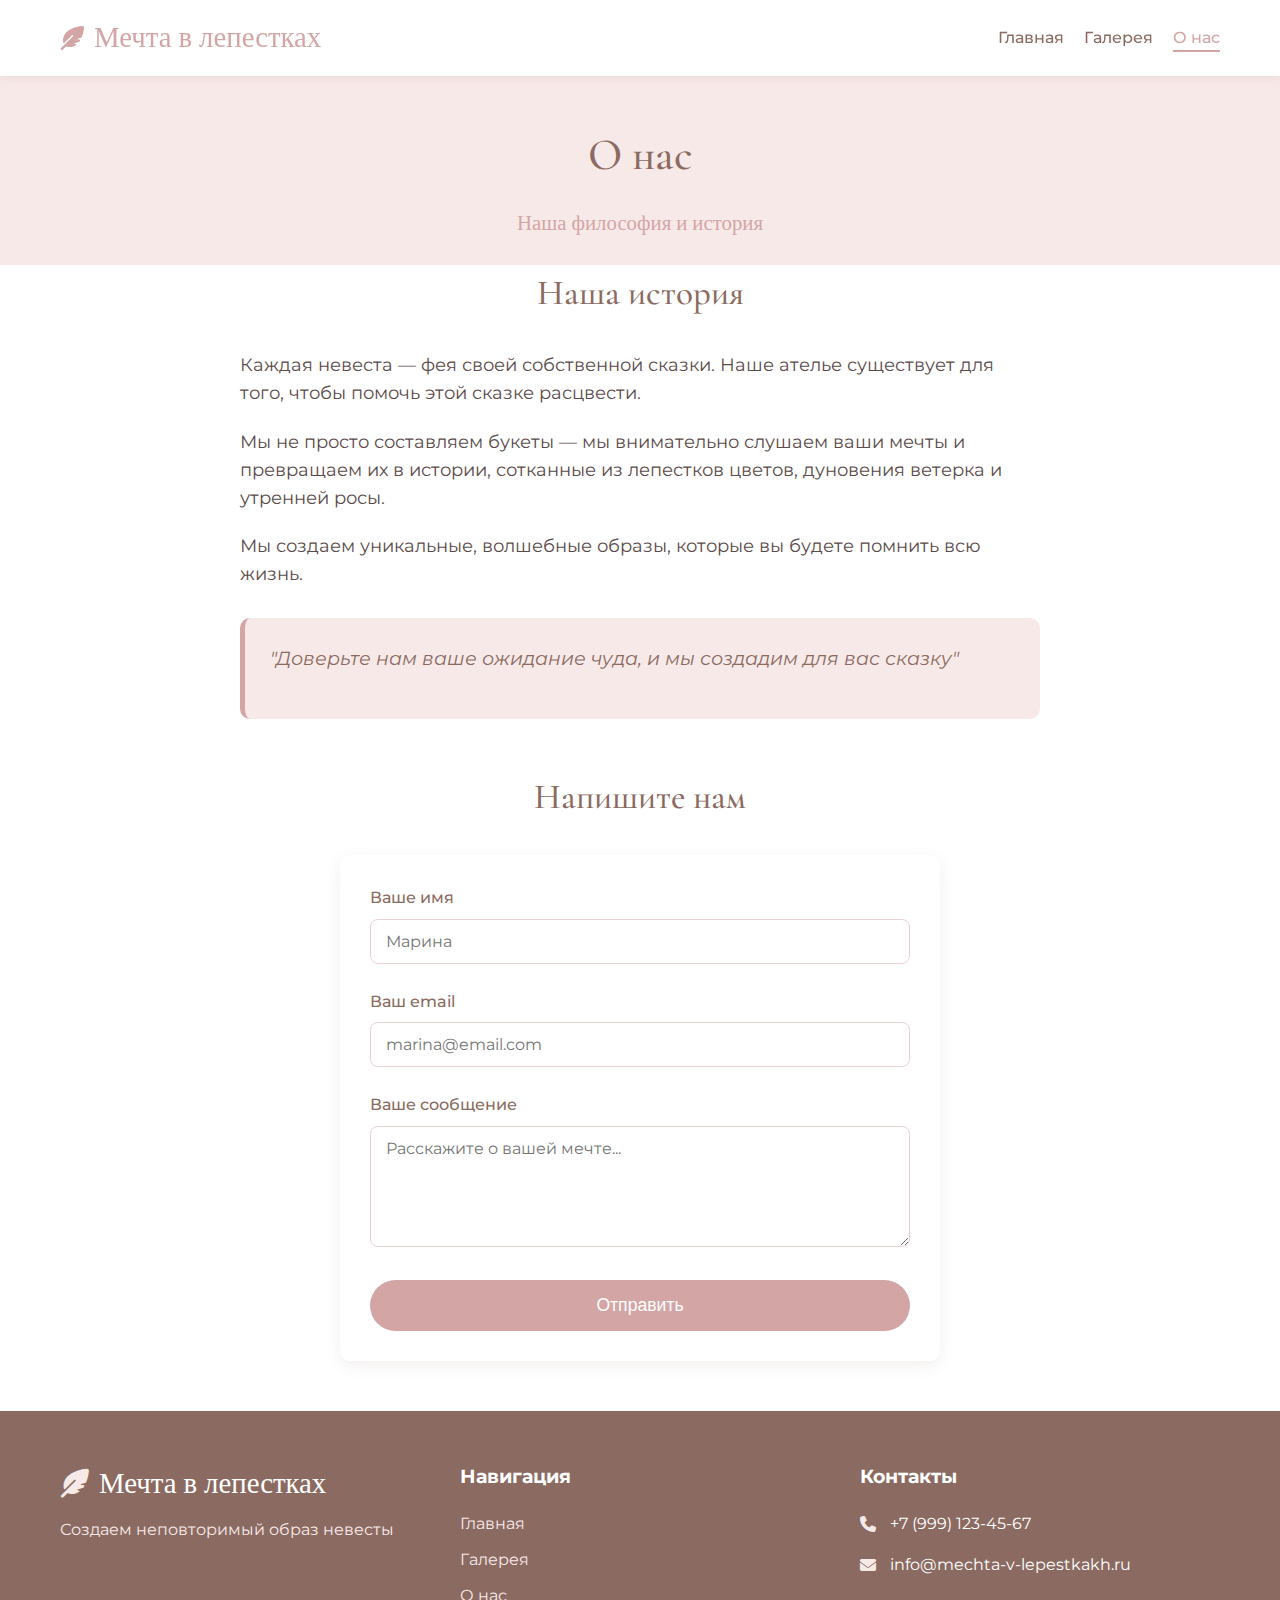
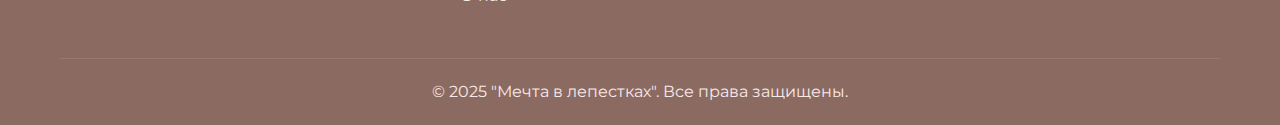
<file: about.html>
<!DOCTYPE html>
<html lang="ru">
<head>
    <meta charset="UTF-8">
    <meta name="viewport" content="width=device-width, initial-scale=1.0">
    <title>Мечта в лепестках - О нас</title>
    <link rel="stylesheet" href="style.css">
    <link rel="preconnect" href="https://fonts.googleapis.com">
    <link rel="preconnect" href="https://fonts.gstatic.com" crossorigin>
    <link href="https://fonts.googleapis.com/css2?family=Cormorant+Garamond:wght@400;500&family=Dancing+Script:wght@400;500&family=Montserrat:wght@300;400&display=swap" rel="stylesheet">
    <link rel="stylesheet" href="https://cdnjs.cloudflare.com/ajax/libs/font-awesome/6.4.0/css/all.min.css">
    <link rel="icon" type="image/x-icon" href="favicon.ico">
    <meta name="description" content="О студии Мечта в лепестках - создаем волшебные образы для невест">
    <meta name="keywords" content="о нас, история, философия, контакты">
</head>
<body>
    <header class="header">
        <div class="container">
            <div class="header-inner">
                <a href="index.html" class="logo">
                    <h1><i class="fas fa-feather-alt"></i> Мечта в лепестках</h1>
                </a>
                
                <button class="burger" id="burger-btn">
                    <span></span>
                    <span></span>
                    <span></span>
                </button>
                
                <nav class="nav" id="main-nav">
                    <ul class="nav-list">
                        <li><a href="index.html" class="nav-link">Главная</a></li>
                        <li><a href="gallery.html" class="nav-link">Галерея</a></li>
                        <li><a href="about.html" class="nav-link active">О нас</a></li>
                    </ul>
                </nav>
            </div>
        </div>
    </header>

    <section class="page-header">
        <div class="container">
            <h1 class="page-title">О нас</h1>
            <p class="page-subtitle">Наша философия и история</p>
        </div>
    </section>

    <section class="about">
        <div class="container">
            <div class="about-content">
                <h2 class="section-title">Наша история</h2>
                <p>Каждая невеста — фея своей собственной сказки. Наше ателье существует для того, чтобы помочь этой сказке расцвести.</p>
                <p>Мы не просто составляем букеты — мы внимательно слушаем ваши мечты и превращаем их в истории, сотканные из лепестков цветов, дуновения ветерка и утренней росы.</p>
                <p>Мы создаем уникальные, волшебные образы, которые вы будете помнить всю жизнь.</p>
                
                <div class="quote">
                    <p>"Доверьте нам ваше ожидание чуда, и мы создадим для вас сказку"</p>
                </div>
            </div>
        </div>
    </section>

    <section class="contact">
        <div class="container">
            <h2 class="section-title">Напишите нам</h2>
            
            <form class="contact-form" id="contact-form">
                <div class="form-group">
                    <label for="name">Ваше имя</label>
                    <input type="text" id="name" name="name" placeholder="Марина" required>
                </div>
                
                <div class="form-group">
                    <label for="email">Ваш email</label>
                    <input type="email" id="email" name="email" placeholder="marina@email.com" required>
                </div>
                
                <div class="form-group">
                    <label for="message">Ваше сообщение</label>
                    <textarea id="message" name="message" rows="5" placeholder="Расскажите о вашей мечте..." required></textarea>
                </div>
                
                <button type="submit" class="btn">Отправить</button>
            </form>
            
            <div class="success-message" id="success-message">
                <p>Спасибо! Ваше сообщение отправлено. Мы свяжемся с вами в ближайшее время.</p>
            </div>
        </div>
    </section>

    <footer class="footer">
        <div class="container">
            <div class="footer-content">
                <div class="footer-logo">
                    <h3><i class="fas fa-feather-alt"></i> Мечта в лепестках</h3>
                    <p>Создаем неповторимый образ невесты</p>
                </div>
                
                <div class="footer-nav">
                    <h4>Навигация</h4>
                    <a href="index.html">Главная</a>
                    <a href="gallery.html">Галерея</a>
                    <a href="about.html">О нас</a>
                </div>
                
                <div class="footer-contacts">
                    <h4>Контакты</h4>
                    <p><i class="fas fa-phone"></i> +7 (999) 123-45-67</p>
                    <p><i class="fas fa-envelope"></i> info@mechta-v-lepestkakh.ru</p>
                </div>
            </div>
            
            <div class="footer-bottom">
                <p>&copy; 2025 "Мечта в лепестках". Все права защищены.</p>
            </div>
        </div>
    </footer>

    <script src="script.js"></script>
</body>
</html>
</file>
<file: style.css>
* {
    margin: 0;
    padding: 0;
    box-sizing: border-box;
}

html {
    scroll-behavior: smooth;
}

body {
    font-family: 'Montserrat', sans-serif;
    color: #5a4a4a;
    background-color: #fff;
    line-height: 1.6;
}

.container {
    width: 100%;
    max-width: 1200px;
    margin: 0 auto;
    padding: 0 20px;
}

h1, h2, h3 {
    font-family: 'Cormorant Garamond', serif;
    font-weight: 500;
    color: #8b6b61;
}

@keyframes fadeIn {
    from { opacity: 0; }
    to { opacity: 1; }
}

@keyframes floatUp {
    from {
        transform: translateY(20px);
        opacity: 0;
    }
    to {
        transform: translateY(0);
        opacity: 1;
    }
}

.header {
    background-color: #fff;
    box-shadow: 0 2px 10px rgba(139, 107, 97, 0.1);
    position: fixed;
    top: 0;
    left: 0;
    width: 100%;
    z-index: 1000;
    padding: 15px 0;
    animation: fadeIn 1s ease;
}

.header-inner {
    display: flex;
    justify-content: space-between;
    align-items: center;
}

.logo {
    text-decoration: none;
}

.logo h1 {
    font-family: 'Dancing Script', cursive;
    font-size: 1.8rem;
    color: #d4a5a5;
    display: flex;
    align-items: center;
    gap: 10px;
}

.logo i {
    color: #d4a5a5;
    font-size: 1.5rem;
}

.burger {
    display: none;
    flex-direction: column;
    justify-content: space-between;
    width: 30px;
    height: 21px;
    background: transparent;
    border: none;
    cursor: pointer;
    padding: 0;
}

.burger span {
    display: block;
    width: 100%;
    height: 3px;
    background-color: #d4a5a5;
    border-radius: 3px;
    transition: all 0.3s ease;
}

.nav {
    display: flex;
}

.nav-list {
    display: flex;
    list-style: none;
    gap: 20px;
}

.nav-link {
    text-decoration: none;
    color: #8b6b61;
    font-weight: 500;
    font-size: 1rem;
    position: relative;
    padding: 5px 0;
    transition: color 0.3s ease;
}

.nav-link:hover {
    color: #d4a5a5;
}

.nav-link.active {
    color: #d4a5a5;
}

.nav-link.active::after {
    content: '';
    position: absolute;
    bottom: 0;
    left: 0;
    width: 100%;
    height: 2px;
    background-color: #d4a5a5;
}

.hero {
    background: linear-gradient(rgba(248, 233, 233, 0.7), rgba(232, 211, 211, 0.7)),
                url('https://i.pinimg.com/736x/c2/86/f0/c286f04ae1a80b5b4e9194c6a423759e.jpg');
    background-size: cover;
    background-position: center;
    height: 80vh;
    display: flex;
    align-items: center;
    text-align: center;
    margin-top: 70px;
    animation: fadeIn 1.5s ease;
}

.hero-content {
    max-width: 800px;
    margin: 0 auto;
    padding: 30px;
    background-color: rgba(255, 255, 255, 0.9);
    border-radius: 10px;
}

.hero-title {
    font-size: 2.5rem;
    color: #8b6b61;
    margin-bottom: 15px;
}

.hero-text {
    font-size: 1.2rem;
    color: #d4a5a5;
    margin-bottom: 30px;
    font-family: 'Dancing Script', cursive;
}

.btn {
    display: inline-block;
    background-color: #d4a5a5;
    color: white;
    padding: 12px 30px;
    border-radius: 30px;
    text-decoration: none;
    font-weight: 500;
    font-size: 1rem;
    border: none;
    cursor: pointer;
    transition: all 0.3s ease;
}

.btn:hover {
    background-color: #c99595;
    transform: translateY(-3px);
}

.section-title {
    font-size: 2.2rem;
    text-align: center;
    margin-bottom: 30px;
    color: #8b6b61;
}

.page-header {
    background-color: #f8e9e9;
    padding: 50px 0 25px;
    text-align: center;
    margin-top: 70px;
}

.page-title {
    font-size: 2.8rem;
    color: #8b6b61;
    margin-bottom: 15px;
}

.page-subtitle {
    font-size: 1.3rem;
    color: #d4a5a5;
    font-family: 'Dancing Script', cursive;
}

.slider {
    position: relative;
    max-width: 800px;
    margin: 0 auto 50px;
    overflow: hidden;
    border-radius: 10px;
    height: 400px;
}

.slides {
    display: flex;
    transition: transform 0.5s ease;
    height: 100%;
}

.slide {
    min-width: 100%;
    position: relative;
    display: none;
    height: 100%;
}

.slide.active {
    display: block;
}

.slide img {
    width: 100%;
    height: 100%;
    object-fit: cover;
}

.slide-info {
    position: absolute;
    bottom: 0;
    left: 0;
    right: 0;
    background: linear-gradient(transparent, rgba(139, 107, 97, 0.8));
    color: white;
    padding: 20px;
}

.slide-info h3 {
    color: white;
    margin-bottom: 5px;
}

.slider-btn {
    position: absolute;
    top: 50%;
    transform: translateY(-50%);
    background-color: rgba(255, 255, 255, 0.7);
    border: none;
    width: 40px;
    height: 40px;
    border-radius: 50%;
    font-size: 1.2rem;
    color: #d4a5a5;
    cursor: pointer;
    transition: all 0.3s ease;
    z-index: 10;
}

.slider-btn:hover {
    background-color: white;
}

.prev-btn {
    left: 10px;
}

.next-btn {
    right: 10px;
}

.slider-dots {
    position: absolute;
    bottom: 20px;
    left: 50%;
    transform: translateX(-50%);
    display: flex;
    gap: 10px;
    z-index: 10;
}

.dot {
    width: 12px;
    height: 12px;
    border-radius: 50%;
    background-color: rgba(255, 255, 255, 0.5);
    cursor: pointer;
    transition: background-color 0.3s ease;
}

.dot.active {
    background-color: white;
}

.services-grid {
    display: flex;
    justify-content: center;
    flex-wrap: wrap;
    gap: 30px;
    margin-bottom: 50px;
}

.service-card {
    background-color: white;
    border-radius: 10px;
    padding: 30px;
    width: 300px;
    text-align: center;
    box-shadow: 0 5px 15px rgba(139, 107, 97, 0.1);
    transition: transform 0.3s ease;
    animation: floatUp 0.5s ease;
}

.service-card:hover {
    transform: translateY(-10px);
}

.service-icon {
    font-size: 2.5rem;
    color: #d4a5a5;
    margin-bottom: 20px;
}

.service-card h3 {
    font-size: 1.5rem;
    margin-bottom: 15px;
}

.service-card p {
    color: #7a6a60;
}

.gallery-grid {
    display: grid;
    grid-template-columns: repeat(3, 1fr);
    gap: 20px;
    margin-bottom: 50px;
}

.gallery-item {
    background-color: white;
    border-radius: 10px;
    overflow: hidden;
    box-shadow: 0 5px 15px rgba(139, 107, 97, 0.1);
    transition: transform 0.3s ease;
}

.gallery-item:hover {
    transform: translateY(-5px);
}

.gallery-item img {
    width: 100%;
    height: 250px;
    object-fit: cover;
    display: block;
}

.gallery-info {
    padding: 20px;
}

.gallery-info h3 {
    font-size: 1.3rem;
    margin-bottom: 10px;
    color: #d4a5a5;
}

.gallery-info p {
    margin-bottom: 15px;
    color: #7a6a60;
}

.view-btn {
    background-color: #f8e9e9;
    color: #8b6b61;
    border: none;
    padding: 8px 20px;
    border-radius: 20px;
    cursor: pointer;
    font-weight: 500;
    transition: all 0.3s ease;
}

.view-btn:hover {
    background-color: #d4a5a5;
    color: white;
}

.about-content {
    max-width: 800px;
    margin: 0 auto 50px;
}

.about-content p {
    margin-bottom: 20px;
    font-size: 1.1rem;
}

.quote {
    background-color: #f8e9e9;
    padding: 25px;
    border-radius: 10px;
    margin-top: 30px;
    border-left: 5px solid #d4a5a5;
}

.quote p {
    font-style: italic;
    font-size: 1.2rem;
    color: #8b6b61;
}

.contact-form {
    max-width: 600px;
    margin: 0 auto 50px;
    background-color: white;
    padding: 30px;
    border-radius: 10px;
    box-shadow: 0 5px 15px rgba(139, 107, 97, 0.1);
}

.form-group {
    margin-bottom: 25px;
}

.form-group label {
    display: block;
    margin-bottom: 8px;
    font-weight: 500;
    color: #8b6b61;
}

.form-group input,
.form-group textarea {
    width: 100%;
    padding: 12px 15px;
    border: 1px solid #e8d3d3;
    border-radius: 8px;
    font-family: 'Montserrat', sans-serif;
    font-size: 1rem;
    transition: border-color 0.3s ease;
}

.form-group input:focus,
.form-group textarea:focus {
    outline: none;
    border-color: #d4a5a5;
}

.contact-form .btn {
    width: 100%;
    padding: 15px;
    font-size: 1.1rem;
}

.success-message {
    display: none;
    background-color: #f0f9f0;
    padding: 20px;
    border-radius: 10px;
    margin-top: 20px;
    text-align: center;
    border: 1px solid #c3e6c3;
}

.success-message p {
    color: #2d6a2d;
    font-weight: 500;
}

.modal {
    display: none;
    position: fixed;
    top: 0;
    left: 0;
    width: 100%;
    height: 100%;
    background-color: rgba(0, 0, 0, 0.8);
    z-index: 2000;
    align-items: center;
    justify-content: center;
    padding: 20px;
    animation: fadeIn 0.3s ease;
}

.modal-content {
    background-color: white;
    width: 100%;
    max-width: 700px;
    border-radius: 10px;
    overflow: hidden;
    position: relative;
    max-height: 90vh;
    overflow-y: auto;
}

.close-btn {
    position: absolute;
    top: 15px;
    right: 20px;
    font-size: 2rem;
    color: #8b6b61;
    cursor: pointer;
    transition: color 0.3s ease;
    z-index: 10;
}

.close-btn:hover {
    color: #d4a5a5;
}

.modal-content img {
    width: 100%;
    height: 300px;
    object-fit: cover;
    display: block;
}

.modal-info {
    padding: 25px;
}

.modal-info h3 {
    font-size: 1.8rem;
    margin-bottom: 15px;
    color: #d4a5a5;
}

.modal-info p {
    color: #7a6a60;
}

.footer {
    background-color: #8b6b61;
    color: white;
    padding: 50px 0 20px;
}

.footer-content {
    display: flex;
    justify-content: space-between;
    flex-wrap: wrap;
    gap: 40px;
    margin-bottom: 40px;
}

.footer-logo,
.footer-nav,
.footer-contacts {
    flex: 1;
    min-width: 250px;
}

.footer-logo h3 {
    font-family: 'Dancing Script', cursive;
    font-size: 1.8rem;
    color: white;
    display: flex;
    align-items: center;
    gap: 10px;
    margin-bottom: 10px;
}

.footer-logo i {
    color: #f8e9e9;
}

.footer-logo p {
    color: #f8e9e9;
}

.footer-nav h4,
.footer-contacts h4 {
    font-size: 1.2rem;
    margin-bottom: 20px;
    color: white;
}

.footer-nav a {
    display: block;
    color: #f8e9e9;
    text-decoration: none;
    margin-bottom: 10px;
    transition: color 0.3s ease;
}

.footer-nav a:hover {
    color: white;
}

.footer-contacts p {
    margin-bottom: 15px;
    display: flex;
    align-items: center;
    gap: 10px;
}

.footer-contacts i {
    color: #f8e9e9;
    width: 20px;
}

.footer-bottom {
    text-align: center;
    padding-top: 20px;
    border-top: 1px solid rgba(255, 255, 255, 0.1);
    color: #f8e9e9;
}

@media (max-width: 900px) {
    .gallery-grid {
        grid-template-columns: repeat(2, 1fr);
    }
    
    .hero-title {
        font-size: 2rem;
    }
    
    .section-title {
        font-size: 1.8rem;
    }
}

@media (max-width: 600px) {
    .burger {
        display: flex;
    }
    
    .nav {
        position: fixed;
        top: 70px;
        right: -100%;
        width: 80%;
        height: calc(100vh - 70px);
        background-color: white;
        flex-direction: column;
        justify-content: flex-start;
        align-items: center;
        transition: right 0.4s ease;
        box-shadow: -5px 0 20px rgba(139, 107, 97, 0.1);
        z-index: 1000;
        padding-top: 50px;
    }
    
    .nav.active {
        right: 0;
    }
    
    .nav-list {
        flex-direction: column;
        align-items: center;
        gap: 30px;
        width: 100%;
    }
    
    .nav-link {
        font-size: 1.2rem;
    }
    
    .gallery-grid {
        grid-template-columns: 1fr;
    }
    
    .services-grid {
        flex-direction: column;
        align-items: center;
    }
    
    .service-card {
        width: 100%;
        max-width: 400px;
    }
    
    .footer-content {
        flex-direction: column;
        gap: 30px;
    }
    
    .hero-title {
        font-size: 1.8rem;
    }
    
    .page-title {
        font-size: 2.2rem;
    }
    
    .section-title {
        font-size: 1.6rem;
    }
    
    .slider {
        height: 300px;
    }
}
</file>
